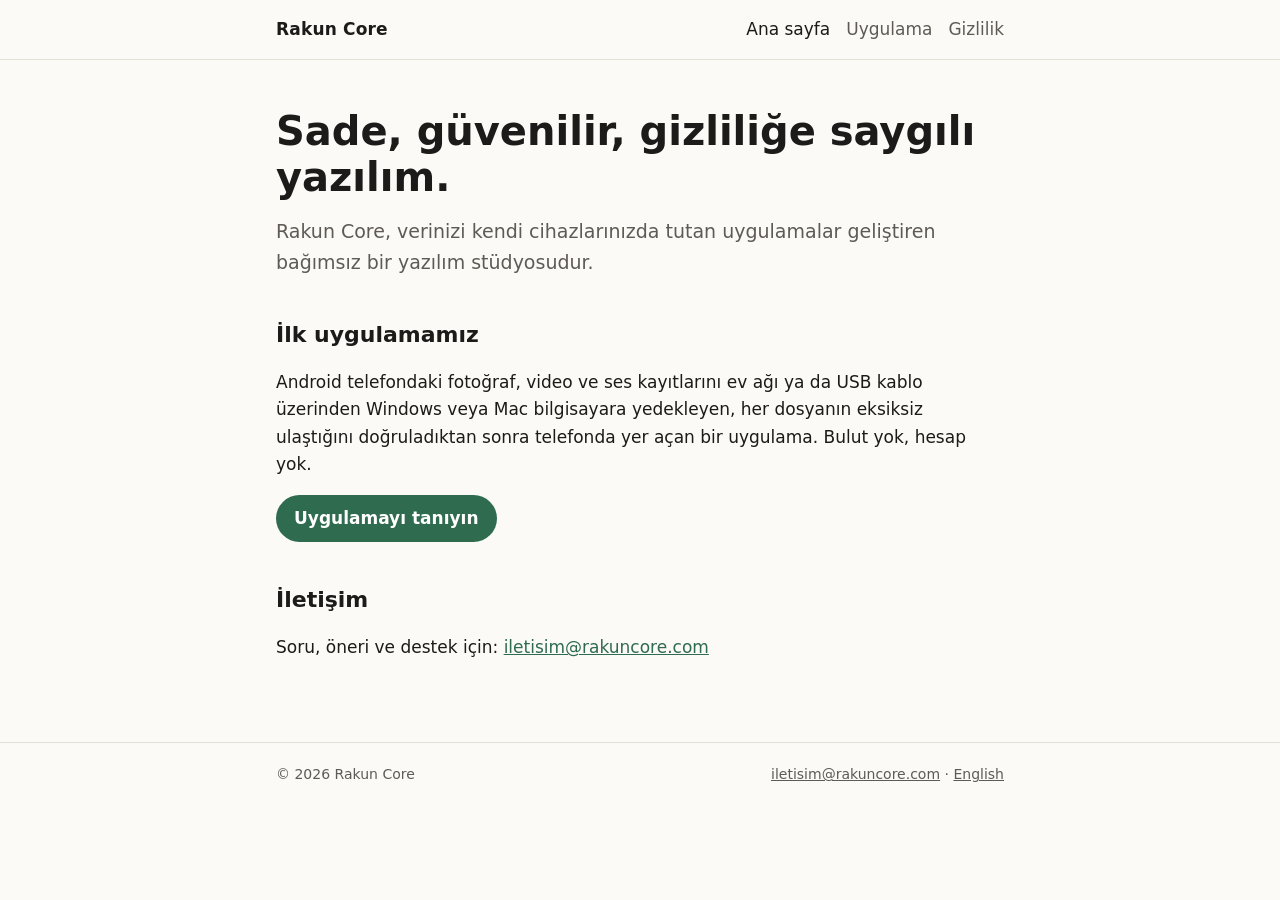
<file: index.html>
<!doctype html>
<html lang="tr">
<head>
<meta charset="utf-8">
<meta name="viewport" content="width=device-width, initial-scale=1">
<title>Rakun Core</title>
<meta name="description" content="Rakun Core, gizliliğe saygılı ve sade yazılımlar geliştirir.">
<link rel="stylesheet" href="style.css">
</head>
<body>
<header><div class="wrap"><a class="brand" href="">Rakun Core</a><nav><a href="" aria-current="page">Ana sayfa</a><a href="uygulama/">Uygulama</a><a href="gizlilik/">Gizlilik</a></nav></div></header>
<main><div class="wrap">
<h1>Sade, güvenilir, gizliliğe saygılı yazılım.</h1>
<p class="lead">Rakun Core, verinizi kendi cihazlarınızda tutan uygulamalar geliştiren bağımsız bir yazılım stüdyosudur.</p>
<h2>İlk uygulamamız</h2>
<p>Android telefondaki fotoğraf, video ve ses kayıtlarını ev ağı ya da USB kablo üzerinden Windows veya Mac bilgisayara yedekleyen, her dosyanın eksiksiz ulaştığını doğruladıktan sonra telefonda yer açan bir uygulama. Bulut yok, hesap yok.</p>
<p><a class="button" href="uygulama/">Uygulamayı tanıyın</a></p>
<h2>İletişim</h2>
<p>Soru, öneri ve destek için: <a href="mailto:iletisim@rakuncore.com">iletisim@rakuncore.com</a></p>
</div></main>
<footer><div class="wrap"><span>© 2026 Rakun Core</span><span><a href="mailto:iletisim@rakuncore.com">iletisim@rakuncore.com</a> · <a href="privacy/">English</a></span></div></footer>
</body>
</html>
</file>
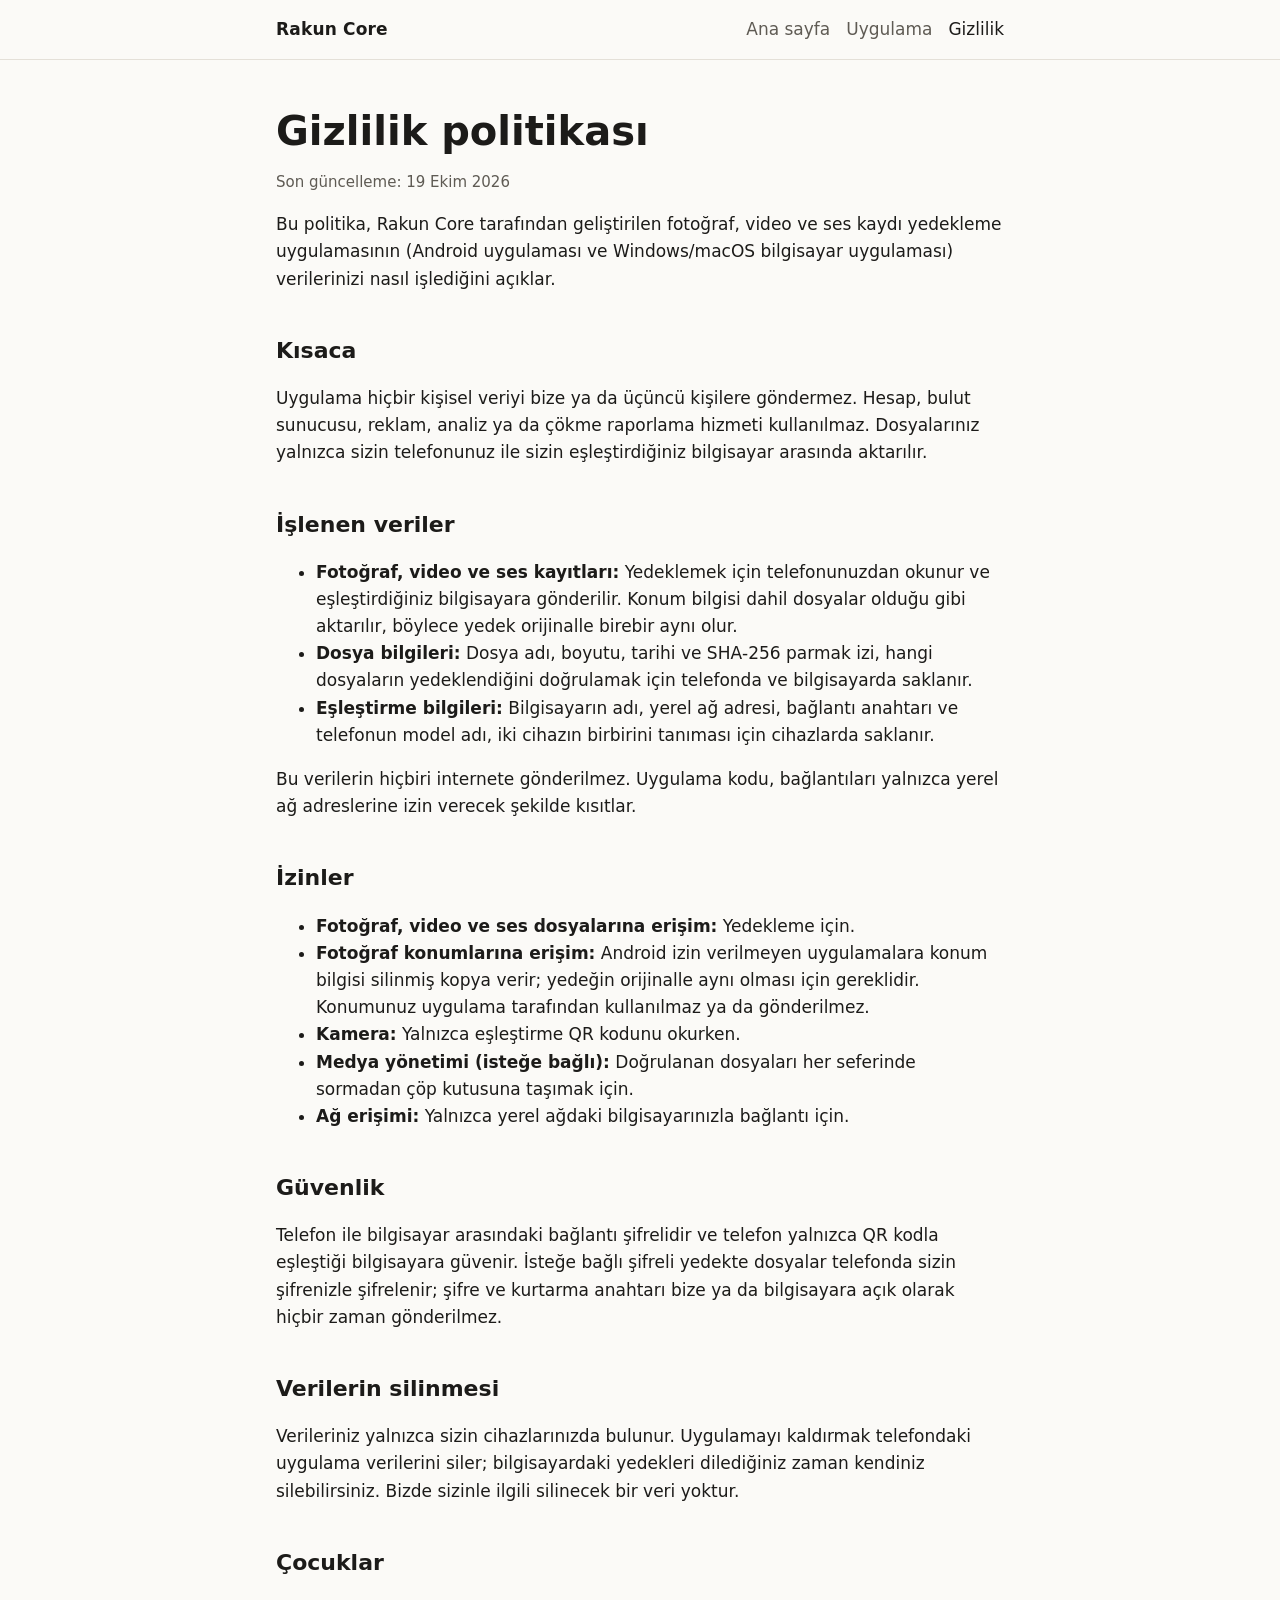
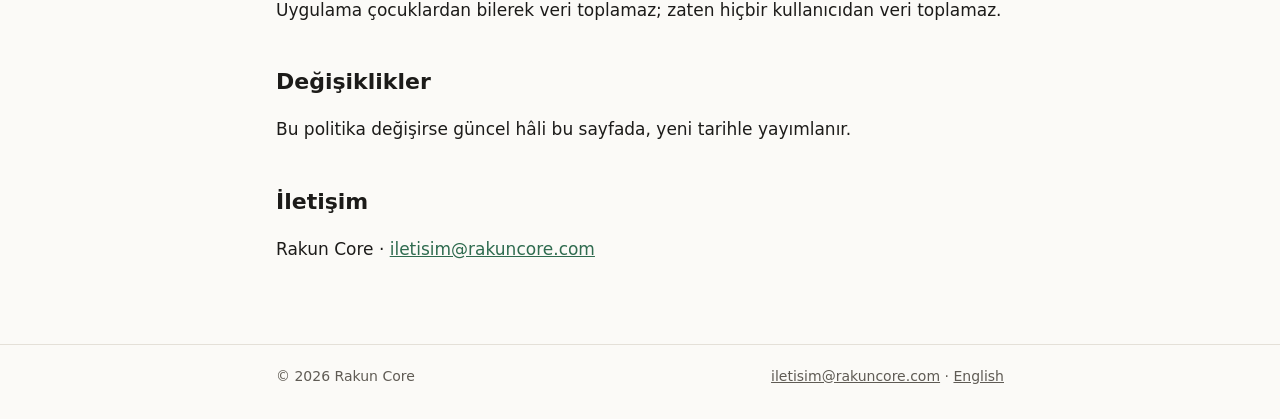
<file: gizlilik/index.html>
<!doctype html>
<html lang="tr">
<head>
<meta charset="utf-8">
<meta name="viewport" content="width=device-width, initial-scale=1">
<title>Gizlilik politikası | Rakun Core</title>
<meta name="description" content="Rakun Core uygulamalarının gizlilik politikası.">
<link rel="stylesheet" href="../style.css">
</head>
<body>
<header><div class="wrap"><a class="brand" href="../">Rakun Core</a><nav><a href="../">Ana sayfa</a><a href="../uygulama/">Uygulama</a><a href="../gizlilik/" aria-current="page">Gizlilik</a></nav></div></header>
<main><div class="wrap">
<h1>Gizlilik politikası</h1>
<p class="note">Son güncelleme: 19 Ekim 2026</p>
<p>Bu politika, Rakun Core tarafından geliştirilen fotoğraf, video ve ses kaydı yedekleme uygulamasının (Android uygulaması ve Windows/macOS bilgisayar uygulaması) verilerinizi nasıl işlediğini açıklar.</p>
<h2>Kısaca</h2>
<p>Uygulama hiçbir kişisel veriyi bize ya da üçüncü kişilere göndermez. Hesap, bulut sunucusu, reklam, analiz ya da çökme raporlama hizmeti kullanılmaz. Dosyalarınız yalnızca sizin telefonunuz ile sizin eşleştirdiğiniz bilgisayar arasında aktarılır.</p>
<h2>İşlenen veriler</h2>
<ul>
  <li><b>Fotoğraf, video ve ses kayıtları:</b> Yedeklemek için telefonunuzdan okunur ve eşleştirdiğiniz bilgisayara gönderilir. Konum bilgisi dahil dosyalar olduğu gibi aktarılır, böylece yedek orijinalle birebir aynı olur.</li>
  <li><b>Dosya bilgileri:</b> Dosya adı, boyutu, tarihi ve SHA‑256 parmak izi, hangi dosyaların yedeklendiğini doğrulamak için telefonda ve bilgisayarda saklanır.</li>
  <li><b>Eşleştirme bilgileri:</b> Bilgisayarın adı, yerel ağ adresi, bağlantı anahtarı ve telefonun model adı, iki cihazın birbirini tanıması için cihazlarda saklanır.</li>
</ul>
<p>Bu verilerin hiçbiri internete gönderilmez. Uygulama kodu, bağlantıları yalnızca yerel ağ adreslerine izin verecek şekilde kısıtlar.</p>
<h2>İzinler</h2>
<ul>
  <li><b>Fotoğraf, video ve ses dosyalarına erişim:</b> Yedekleme için.</li>
  <li><b>Fotoğraf konumlarına erişim:</b> Android izin verilmeyen uygulamalara konum bilgisi silinmiş kopya verir; yedeğin orijinalle aynı olması için gereklidir. Konumunuz uygulama tarafından kullanılmaz ya da gönderilmez.</li>
  <li><b>Kamera:</b> Yalnızca eşleştirme QR kodunu okurken.</li>
  <li><b>Medya yönetimi (isteğe bağlı):</b> Doğrulanan dosyaları her seferinde sormadan çöp kutusuna taşımak için.</li>
  <li><b>Ağ erişimi:</b> Yalnızca yerel ağdaki bilgisayarınızla bağlantı için.</li>
</ul>
<h2>Güvenlik</h2>
<p>Telefon ile bilgisayar arasındaki bağlantı şifrelidir ve telefon yalnızca QR kodla eşleştiği bilgisayara güvenir. İsteğe bağlı şifreli yedekte dosyalar telefonda sizin şifrenizle şifrelenir; şifre ve kurtarma anahtarı bize ya da bilgisayara açık olarak hiçbir zaman gönderilmez.</p>
<h2>Verilerin silinmesi</h2>
<p>Verileriniz yalnızca sizin cihazlarınızda bulunur. Uygulamayı kaldırmak telefondaki uygulama verilerini siler; bilgisayardaki yedekleri dilediğiniz zaman kendiniz silebilirsiniz. Bizde sizinle ilgili silinecek bir veri yoktur.</p>
<h2>Çocuklar</h2>
<p>Uygulama çocuklardan bilerek veri toplamaz; zaten hiçbir kullanıcıdan veri toplamaz.</p>
<h2>Değişiklikler</h2>
<p>Bu politika değişirse güncel hâli bu sayfada, yeni tarihle yayımlanır.</p>
<h2>İletişim</h2>
<p>Rakun Core · <a href="mailto:iletisim@rakuncore.com">iletisim@rakuncore.com</a></p>
</div></main>
<footer><div class="wrap"><span>© 2026 Rakun Core</span><span><a href="mailto:iletisim@rakuncore.com">iletisim@rakuncore.com</a> · <a href="../privacy/">English</a></span></div></footer>
</body>
</html>
</file>
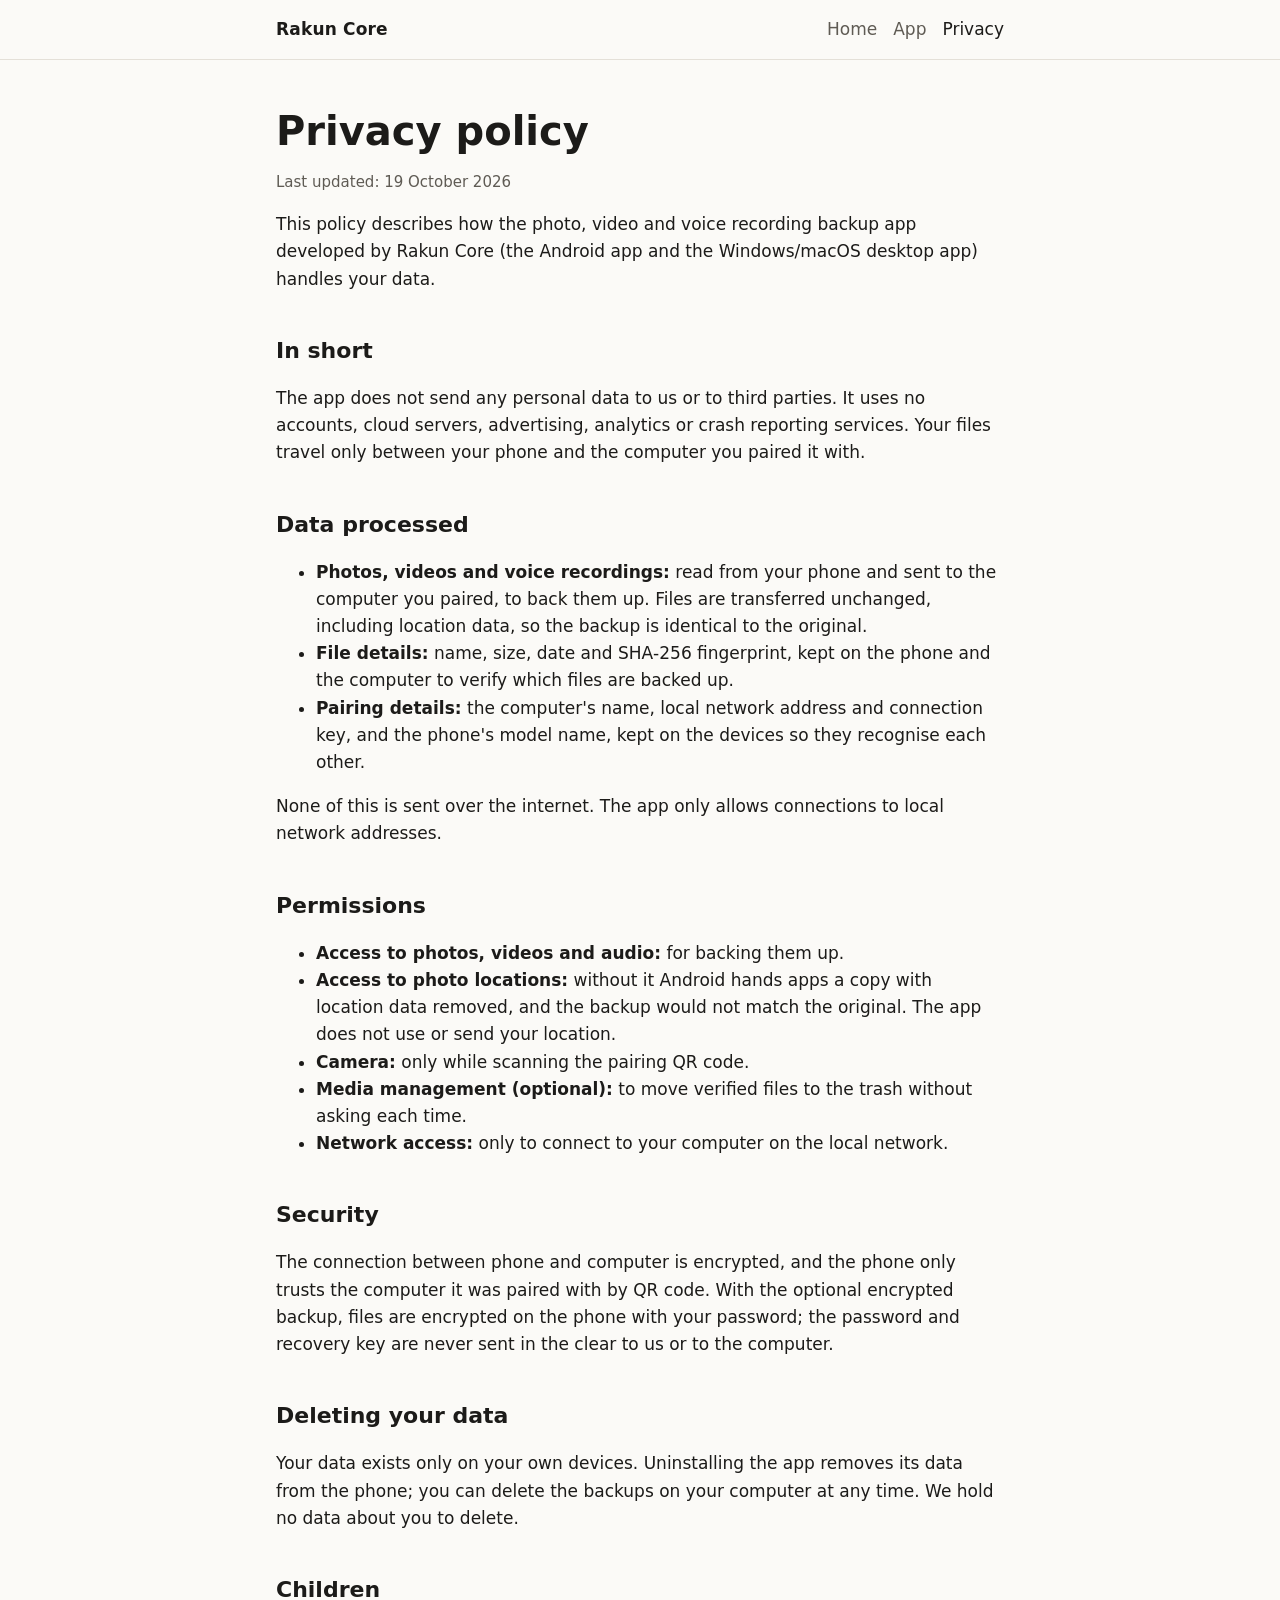
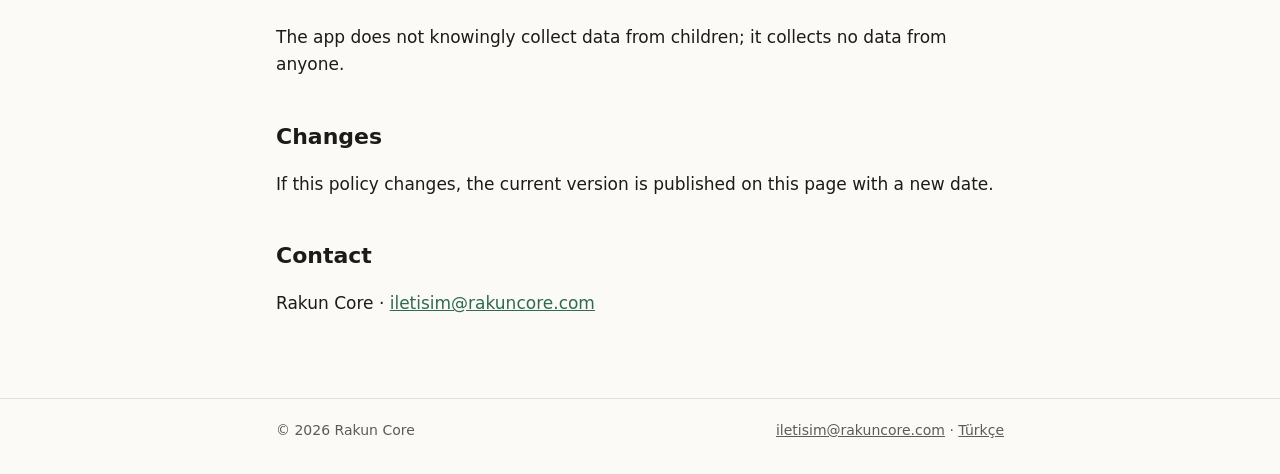
<file: privacy/index.html>
<!doctype html>
<html lang="en">
<head>
<meta charset="utf-8">
<meta name="viewport" content="width=device-width, initial-scale=1">
<title>Privacy policy | Rakun Core</title>
<meta name="description" content="Privacy policy for Rakun Core apps.">
<link rel="stylesheet" href="../style.css">
</head>
<body>
<header><div class="wrap"><a class="brand" href="../">Rakun Core</a><nav><a href="../">Home</a><a href="../uygulama/">App</a><a href="../privacy/" aria-current="page">Privacy</a></nav></div></header>
<main><div class="wrap">
<h1>Privacy policy</h1>
<p class="note">Last updated: 19 October 2026</p>
<p>This policy describes how the photo, video and voice recording backup app developed by Rakun Core (the Android app and the Windows/macOS desktop app) handles your data.</p>
<h2>In short</h2>
<p>The app does not send any personal data to us or to third parties. It uses no accounts, cloud servers, advertising, analytics or crash reporting services. Your files travel only between your phone and the computer you paired it with.</p>
<h2>Data processed</h2>
<ul>
  <li><b>Photos, videos and voice recordings:</b> read from your phone and sent to the computer you paired, to back them up. Files are transferred unchanged, including location data, so the backup is identical to the original.</li>
  <li><b>File details:</b> name, size, date and SHA‑256 fingerprint, kept on the phone and the computer to verify which files are backed up.</li>
  <li><b>Pairing details:</b> the computer's name, local network address and connection key, and the phone's model name, kept on the devices so they recognise each other.</li>
</ul>
<p>None of this is sent over the internet. The app only allows connections to local network addresses.</p>
<h2>Permissions</h2>
<ul>
  <li><b>Access to photos, videos and audio:</b> for backing them up.</li>
  <li><b>Access to photo locations:</b> without it Android hands apps a copy with location data removed, and the backup would not match the original. The app does not use or send your location.</li>
  <li><b>Camera:</b> only while scanning the pairing QR code.</li>
  <li><b>Media management (optional):</b> to move verified files to the trash without asking each time.</li>
  <li><b>Network access:</b> only to connect to your computer on the local network.</li>
</ul>
<h2>Security</h2>
<p>The connection between phone and computer is encrypted, and the phone only trusts the computer it was paired with by QR code. With the optional encrypted backup, files are encrypted on the phone with your password; the password and recovery key are never sent in the clear to us or to the computer.</p>
<h2>Deleting your data</h2>
<p>Your data exists only on your own devices. Uninstalling the app removes its data from the phone; you can delete the backups on your computer at any time. We hold no data about you to delete.</p>
<h2>Children</h2>
<p>The app does not knowingly collect data from children; it collects no data from anyone.</p>
<h2>Changes</h2>
<p>If this policy changes, the current version is published on this page with a new date.</p>
<h2>Contact</h2>
<p>Rakun Core · <a href="mailto:iletisim@rakuncore.com">iletisim@rakuncore.com</a></p>
</div></main>
<footer><div class="wrap"><span>© 2026 Rakun Core</span><span><a href="mailto:iletisim@rakuncore.com">iletisim@rakuncore.com</a> · <a href="../gizlilik/">Türkçe</a></span></div></footer>
</body>
</html>
</file>
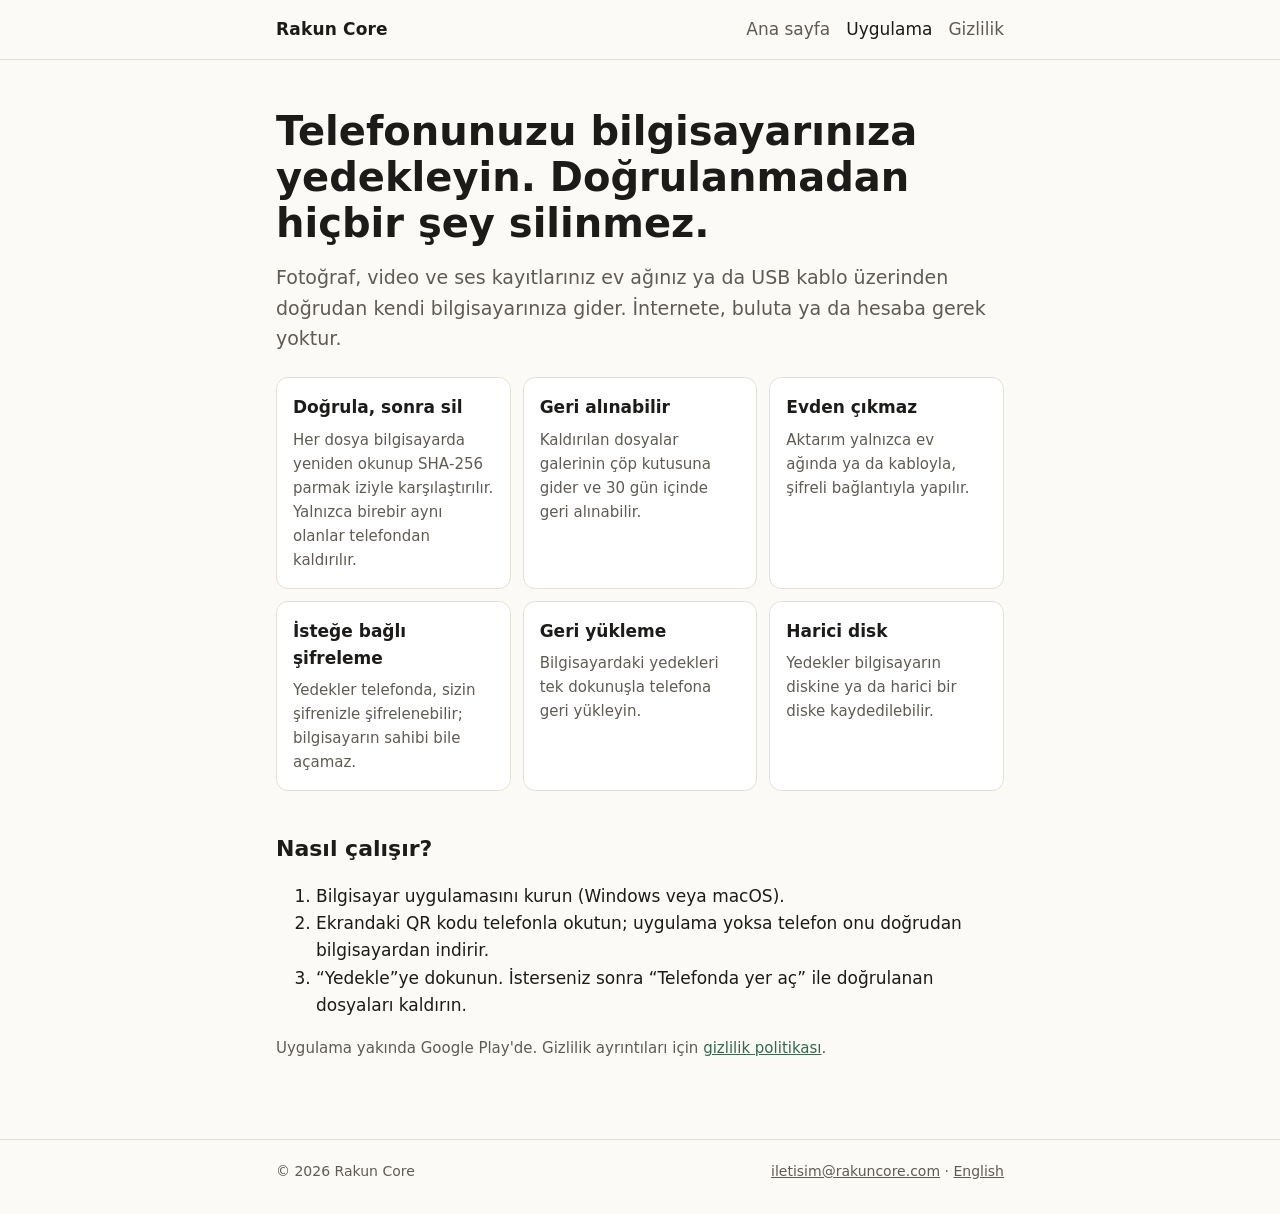
<file: uygulama/index.html>
<!doctype html>
<html lang="tr">
<head>
<meta charset="utf-8">
<meta name="viewport" content="width=device-width, initial-scale=1">
<title>Fotoğraf ve video yedekleme | Rakun Core</title>
<meta name="description" content="Telefondaki fotoğraf, video ve ses kayıtlarını bilgisayara doğrulayarak yedekleyin; bulut ve hesap gerekmez.">
<link rel="stylesheet" href="../style.css">
</head>
<body>
<header><div class="wrap"><a class="brand" href="../">Rakun Core</a><nav><a href="../">Ana sayfa</a><a href="../uygulama/" aria-current="page">Uygulama</a><a href="../gizlilik/">Gizlilik</a></nav></div></header>
<main><div class="wrap">
<h1>Telefonunuzu bilgisayarınıza yedekleyin. Doğrulanmadan hiçbir şey silinmez.</h1>
<p class="lead">Fotoğraf, video ve ses kayıtlarınız ev ağınız ya da USB kablo üzerinden doğrudan kendi bilgisayarınıza gider. İnternete, buluta ya da hesaba gerek yoktur.</p>
<div class="cards">
  <div class="card"><h3>Doğrula, sonra sil</h3><p>Her dosya bilgisayarda yeniden okunup SHA‑256 parmak iziyle karşılaştırılır. Yalnızca birebir aynı olanlar telefondan kaldırılır.</p></div>
  <div class="card"><h3>Geri alınabilir</h3><p>Kaldırılan dosyalar galerinin çöp kutusuna gider ve 30 gün içinde geri alınabilir.</p></div>
  <div class="card"><h3>Evden çıkmaz</h3><p>Aktarım yalnızca ev ağında ya da kabloyla, şifreli bağlantıyla yapılır.</p></div>
  <div class="card"><h3>İsteğe bağlı şifreleme</h3><p>Yedekler telefonda, sizin şifrenizle şifrelenebilir; bilgisayarın sahibi bile açamaz.</p></div>
  <div class="card"><h3>Geri yükleme</h3><p>Bilgisayardaki yedekleri tek dokunuşla telefona geri yükleyin.</p></div>
  <div class="card"><h3>Harici disk</h3><p>Yedekler bilgisayarın diskine ya da harici bir diske kaydedilebilir.</p></div>
</div>
<h2>Nasıl çalışır?</h2>
<ol>
  <li>Bilgisayar uygulamasını kurun (Windows veya macOS).</li>
  <li>Ekrandaki QR kodu telefonla okutun; uygulama yoksa telefon onu doğrudan bilgisayardan indirir.</li>
  <li>“Yedekle”ye dokunun. İsterseniz sonra “Telefonda yer aç” ile doğrulanan dosyaları kaldırın.</li>
</ol>
<p class="note">Uygulama yakında Google Play'de. Gizlilik ayrıntıları için <a href="../gizlilik/">gizlilik politikası</a>.</p>
</div></main>
<footer><div class="wrap"><span>© 2026 Rakun Core</span><span><a href="mailto:iletisim@rakuncore.com">iletisim@rakuncore.com</a> · <a href="../privacy/">English</a></span></div></footer>
</body>
</html>
</file>
<file: style.css>
:root {
  --bg: #fbfaf7;
  --surface: #ffffff;
  --text: #1c1b19;
  --muted: #5f5b54;
  --line: #e4e0d8;
  --accent: #2f6b4f;
  --accent-text: #ffffff;
  color-scheme: light;
}
@media (prefers-color-scheme: dark) {
  :root {
    --bg: #151513;
    --surface: #1e1d1a;
    --text: #ecebe6;
    --muted: #a9a59c;
    --line: #34322d;
    --accent: #7cc3a0;
    --accent-text: #10241a;
    color-scheme: dark;
  }
}
* { box-sizing: border-box; }
body {
  margin: 0;
  background: var(--bg);
  color: var(--text);
  font: 17px/1.6 system-ui, -apple-system, "Segoe UI", Roboto, sans-serif;
}
.wrap { max-width: 760px; margin: 0 auto; padding: 0 16px; }
header { border-bottom: 1px solid var(--line); }
header .wrap { display: flex; align-items: center; justify-content: space-between; gap: 16px; padding-top: 16px; padding-bottom: 16px; flex-wrap: wrap; }
.brand { font-weight: 700; color: var(--text); text-decoration: none; letter-spacing: .01em; }
nav { display: flex; gap: 16px; flex-wrap: wrap; }
nav a { color: var(--muted); text-decoration: none; }
nav a:hover, nav a[aria-current] { color: var(--text); }
main { padding: 48px 0 64px; }
h1 { font-size: clamp(28px, 6vw, 40px); line-height: 1.15; margin: 0 0 16px; }
h2 { font-size: 22px; margin: 40px 0 8px; }
p, li { color: var(--text); }
.lead { font-size: 19px; color: var(--muted); margin: 0 0 24px; }
a { color: var(--accent); }
.button { display: inline-block; background: var(--accent); color: var(--accent-text); padding: 10px 18px; border-radius: 999px; text-decoration: none; font-weight: 600; }
.cards { display: grid; grid-template-columns: repeat(auto-fit, minmax(210px, 1fr)); gap: 12px; margin: 24px 0; }
.card { background: var(--surface); border: 1px solid var(--line); border-radius: 12px; padding: 16px; }
.card h3 { margin: 0 0 6px; font-size: 17px; }
.card p { margin: 0; color: var(--muted); font-size: 15px; }
.note { color: var(--muted); font-size: 15px; }
footer { border-top: 1px solid var(--line); color: var(--muted); font-size: 14px; }
footer .wrap { padding-top: 20px; padding-bottom: 32px; display: flex; gap: 16px; flex-wrap: wrap; justify-content: space-between; }
footer a { color: var(--muted); }
</file>
